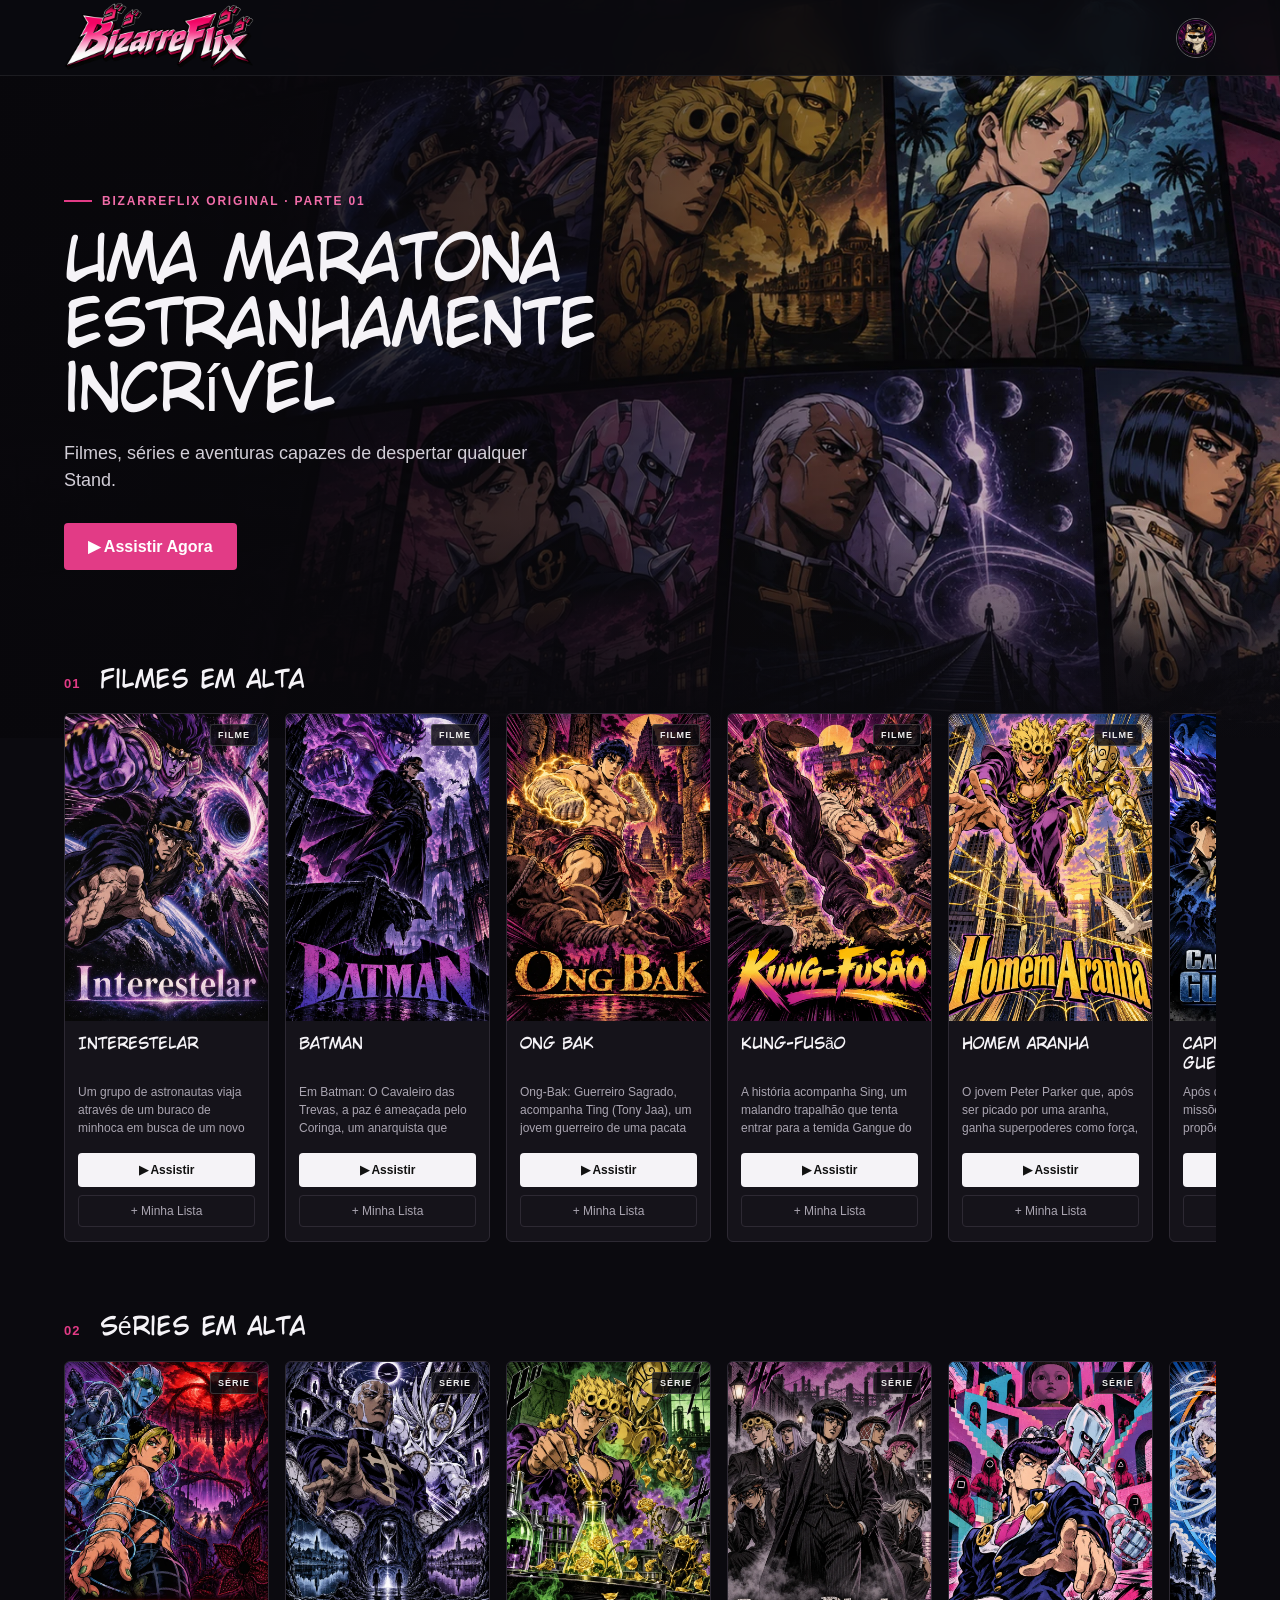
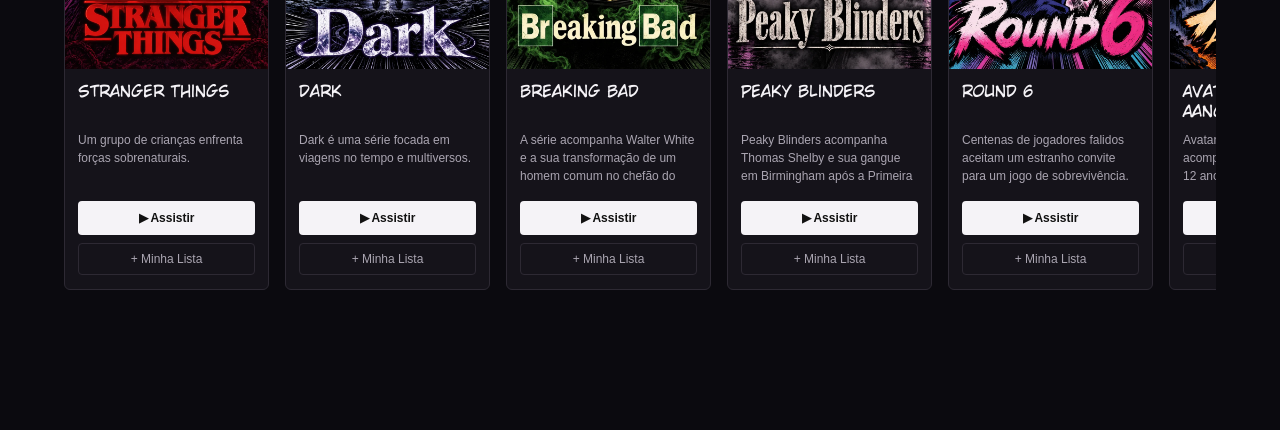
<file: index.html>
<!DOCTYPE html>
<html lang="pt-BR">
<head>
<meta charset="UTF-8">
<meta name="viewport" content="width=device-width, initial-scale=1.0">
<title>BizarreFlix</title>
<link rel="stylesheet" href="style.css">
</head>

<body class="paginaInicio">

<div class="mangaSfx mangaSfxInicio" aria-hidden="true">ゴゴゴ</div>

<!-- MENU SUPERIOR -->
<header class="navbar">
    <div class="logo">
        <img src="Imagens/logo-bizarreflix.png" alt="BizarreFlix" class="logoImagem">
    </div>

    <div class="perfil">
        <img src="Imagens/perfil-jojo.webp" class="fotoPerfil" alt="Perfil">
    </div>
</header>


<!-- BANNER PRINCIPAL -->
<section class="banner">
    <div class="banner-conteudo">
        <span class="seloParte">BIZARREFLIX ORIGINAL · PARTE 01</span>
        <h1>Uma maratona estranhamente incrível</h1>
        <p>Filmes, séries e aventuras capazes de despertar qualquer Stand.</p>

        <button class="btnAssistir">
            ▶ Assistir Agora
        </button>
    </div>
</section>


<!-- CONTEÚDO -->
<main class="container">

    <section class="lista">
        <h2><span>01</span> Filmes em Alta</h2>
        <div id="listaFilmes" class="carrossel"></div>
    </section>

    <section class="lista">
        <h2><span>02</span> Séries em Alta</h2>
        <div id="listaSeries" class="carrossel"></div>
    </section>

</main>

<script type="module" src="script.js"></script>

</body>
</html>
</file>
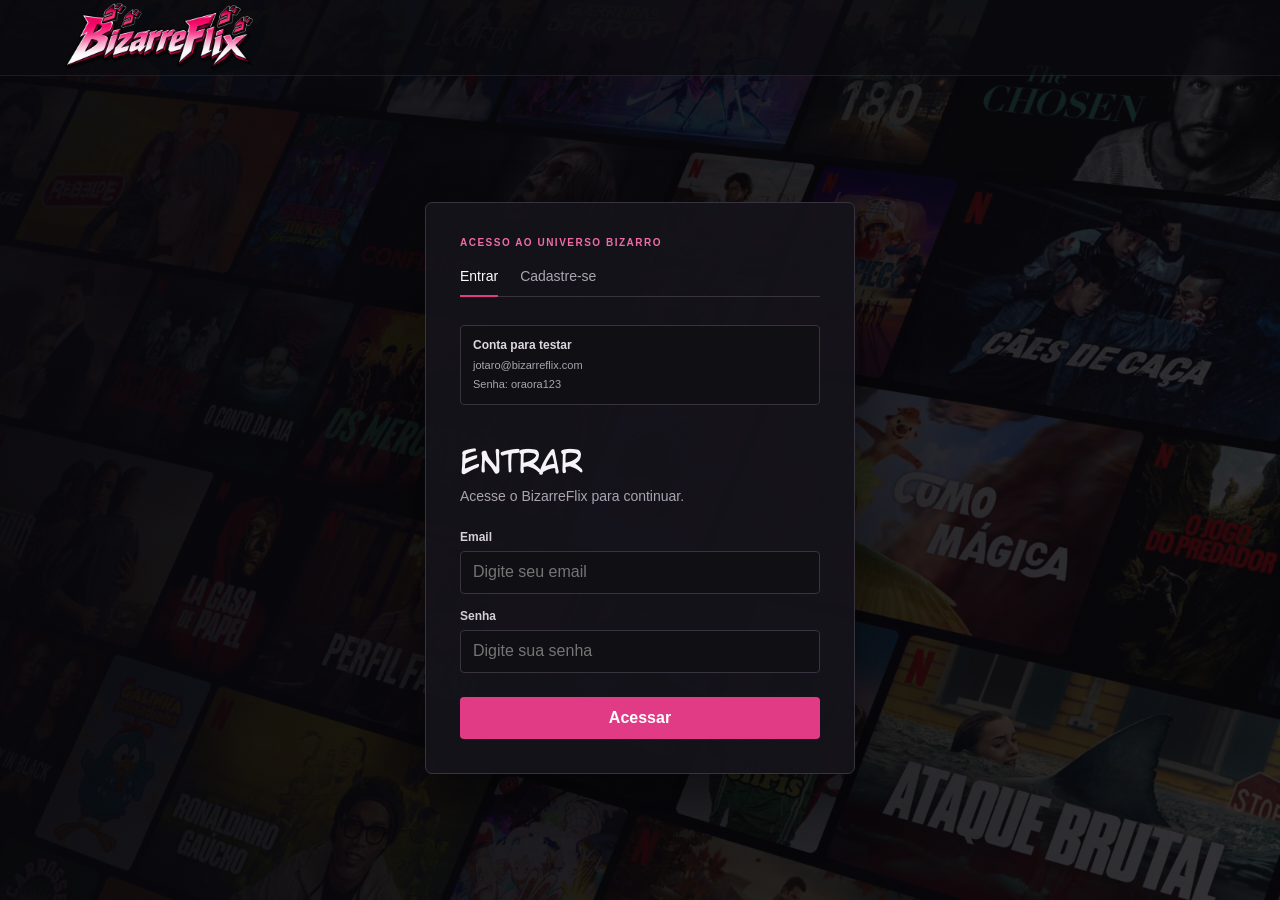
<file: catalogo.html>
<!DOCTYPE html>

<html lang="pt-BR">

<head>

    <meta charset="UTF-8">


    <meta
        name="viewport"
        content="width=device-width, initial-scale=1.0"
    >


    <title>BizarreFlix</title>


    <!-- ALTERAÇÃO 21/08 - CSS DO CATÁLOGO -->

    <link
        rel="stylesheet"
        href="catalogo.css"
    >


</head>


<body class="paginaCatalogo">

    <div class="mangaSfx mangaSfxCatalogo" aria-hidden="true">ゴゴゴ</div>



    <!-- ================================= -->
    <!-- ALTERAÇÃO 21/08 - MENU PRINCIPAL -->
    <!-- ================================= -->

    <header class="navbarCatalogo">


        <div class="ladoEsquerdo">


            <div class="logo">
                <img src="Imagens/logo-bizarreflix.png" alt="BizarreFlix" class="logoImagem">
            </div>



            <!-- ALTERAÇÃO 21/08 - FILMES / SÉRIES -->

            <nav class="menuCatalogo">


                <button
                    class="menuAtivo"
                    data-tipo="todos"
                >

                    Início

                </button>


                <button data-tipo="filme">

                    Filmes

                </button>


                <button data-tipo="serie">

                    Séries

                </button>


            </nav>


        </div>



        <div class="ladoDireito">



            <!-- ================================= -->
            <!-- ALTERAÇÃO 21/08 - BARRA DE BUSCA -->
            <!-- ================================= -->

            <div class="pesquisa">


                <span>

                    🔍

                </span>


                <input
                    type="text"
                    id="campoPesquisa"
                    placeholder="Pesquisar filmes e séries"
                >


            </div>



            <!-- ================================= -->
            <!-- ALTERAÇÃO 21/08 - PERFIL -->
            <!-- ================================= -->

            <div class="usuario">


                <span class="ola" id="nomeUsuario">

                    OLÁ

                </span>


                <img
                    src="Imagens/perfil-jojo.webp"
                    class="fotoUsuario"
                    id="fotoUsuario"
                    alt="Perfil"
                >



                <!-- ALTERAÇÃO 21/08 - MENU PERFIL -->

                <div
                    class="menuPerfil"
                    id="menuPerfil"
                >


                    <button id="mostrarFavoritos">

                        ♥ Favoritos

                    </button>


                    <a href="index.html" id="sairConta">

                        Sair

                    </a>


                </div>


            </div>


        </div>


    </header>



    <!-- ======================================== -->
    <!-- ALTERAÇÃO 21/08 - CONTEÚDO DO CATÁLOGO -->
    <!-- ======================================== -->

    <main class="conteudoCatalogo">


        <div class="cabecalhoConteudo">

            <span class="seloParte">STAND COLLECTION</span>


            <h1 id="tituloCatalogo">

                Filmes e Séries

            </h1>


            <p>

                Escolha sua próxima aventura bizarra.

            </p>


        </div>



        <!-- ALTERAÇÃO 21/08 - CARDS -->

        <div
            id="gradeCatalogo"
            class="gradeCatalogo"
        >

        </div>


    </main>



    <!-- ALTERAÇÃO 21/08 - JAVASCRIPT DO CATÁLOGO -->

    <script
        type="module"
        src="catalogo.js"
    >
    </script>


</body>

</html>
</file>
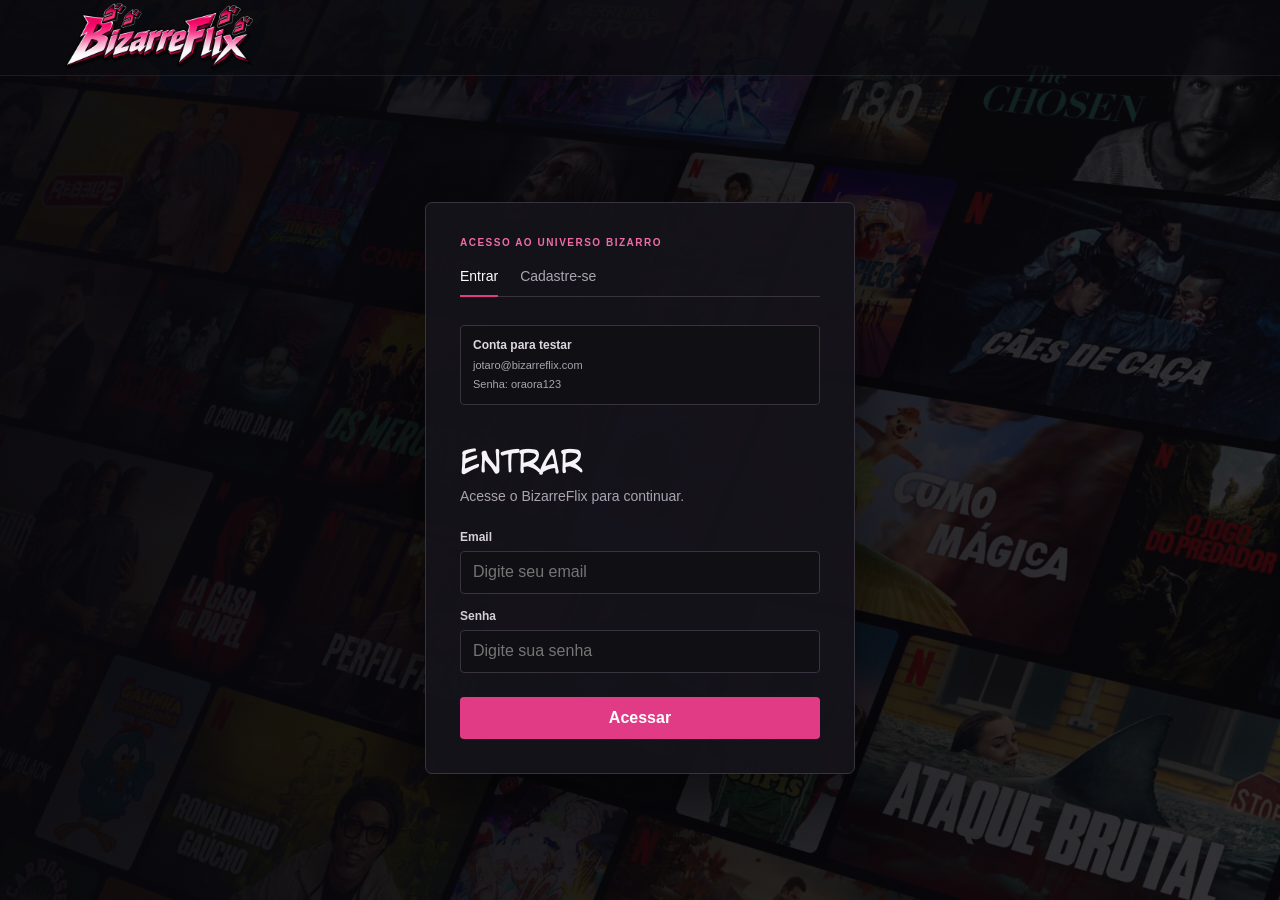
<file: login.html>
<!DOCTYPE html>

<html lang="pt-BR">

<head>

    <meta charset="UTF-8">

    <meta
        name="viewport"
        content="width=device-width, initial-scale=1.0"
    >

    <title>BizarreFlix - Entrar</title>

    <!-- ALTERAÇÃO 21/08 - CSS DA PÁGINA DE LOGIN -->
    <link rel="stylesheet" href="login.css">

</head>


<body class="paginaLogin">

    <div class="mangaSfx mangaSfxLogin" aria-hidden="true">ゴゴゴ</div>


    <!-- ========================================= -->
    <!-- ALTERAÇÃO 21/08 - TOPO DA TELA DE LOGIN -->
    <!-- ========================================= -->

    <header class="topoLogin">

        <a href="index.html" class="logo">
            <img src="Imagens/logo-bizarreflix.png" alt="BizarreFlix" class="logoImagem">
        </a>

    </header>



    <!-- ============================================= -->
    <!-- ALTERAÇÃO 21/08 - ÁREA DE LOGIN E CADASTRO -->
    <!-- ============================================= -->

    <main class="areaLogin">


        <div class="caixaLogin">

            <span class="seloParte">ACESSO AO UNIVERSO BIZARRO</span>


            <!-- ALTERAÇÃO 21/08 - ESCOLHA LOGIN/CADASTRO -->

            <div class="opcoesLogin">

                <button
                    id="botaoEntrar"
                    class="opcaoAtiva"
                >

                    Entrar

                </button>


                <button id="botaoCadastro">

                    Cadastre-se

                </button>

            </div>

            <div class="contaTeste">
                <strong>Conta para testar</strong>
                <span>jotaro@bizarreflix.com</span>
                <span>Senha: oraora123</span>
            </div>

            <p id="mensagemFormulario" class="mensagemFormulario" aria-live="polite"></p>



            <!-- ================================= -->
            <!-- ALTERAÇÃO 21/08 - FORMULÁRIO LOGIN -->
            <!-- ================================= -->

            <form id="formLogin">

                <h1>Entrar</h1>


                <p class="subtitulo">

                    Acesse o BizarreFlix para continuar.

                </p>


                <label>Email</label>


                <input
                    id="emailLogin"
                    type="email"
                    placeholder="Digite seu email"
                    required
                >


                <label>Senha</label>


                <input
                    id="senhaLogin"
                    type="password"
                    placeholder="Digite sua senha"
                    required
                >


                <button
                    type="submit"
                    class="botaoPrincipal"
                >

                    Acessar

                </button>

            </form>



            <!-- ===================================== -->
            <!-- ALTERAÇÃO 21/08 - FORMULÁRIO CADASTRO -->
            <!-- ===================================== -->

            <form
                id="formCadastro"
                class="formEscondido"
            >


                <h1>Crie sua conta</h1>


                <p class="subtitulo">

                    Cadastre-se para acessar o catálogo.

                </p>



                <label>Nome</label>

                <input
                    id="nomeCadastro"
                    type="text"
                    placeholder="Digite seu nome"
                    required
                >



                <label>Gênero</label>


                <select id="generoCadastro" required>

                    <option value="">

                        Selecione

                    </option>


                    <option value="masculino">

                        Masculino

                    </option>


                    <option value="feminino">

                        Feminino

                    </option>

                </select>



                <label>Data de nascimento</label>


                <input
                    id="nascimentoCadastro"
                    type="date"
                    required
                >



                <label>Email</label>


                <input
                    id="emailCadastro"
                    type="email"
                    placeholder="Digite seu email"
                    required
                >



                <label>Senha</label>


                <input
                    id="senhaCadastro"
                    type="password"
                    placeholder="Digite uma senha"
                    required
                >



                <label>Confirmar senha</label>


                <input
                    id="confirmarSenhaCadastro"
                    type="password"
                    placeholder="Digite novamente"
                    required
                >



                <button
                    type="submit"
                    class="botaoPrincipal"
                >

                    Criar conta

                </button>


            </form>


        </div>


    </main>



    <!-- ALTERAÇÃO 21/08 - JAVASCRIPT DO LOGIN -->

    <script src="login.js"></script>


</body>

</html>
</file>
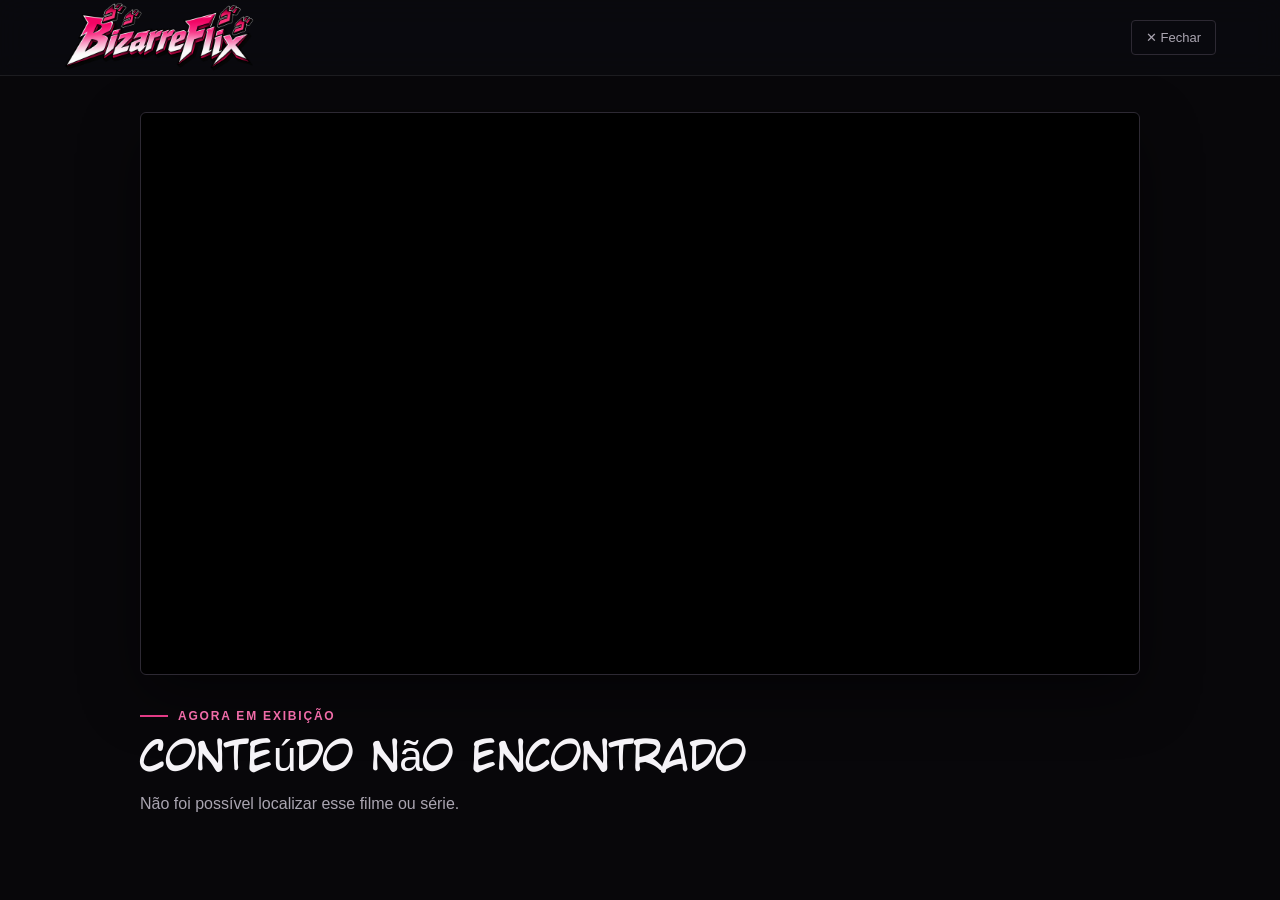
<file: player.html>
<!DOCTYPE html>
<html lang="pt-BR">

<head>
    <meta charset="UTF-8">

    <meta
        name="viewport"
        content="width=device-width, initial-scale=1.0"
    >

    <title>BizarreFlix - Assistir</title>

    <link rel="stylesheet" href="style.css">
</head>

<body class="paginaPlayer">

    <div class="mangaSfx mangaSfxPlayer" aria-hidden="true">ゴゴゴ</div>

    <!-- MENU -->
    <header class="navbar">

        <div class="logo">
            <img src="Imagens/logo-bizarreflix.png" alt="BizarreFlix" class="logoImagem">
        </div>

        <a href="index.html" class="voltar">
            ✕ Fechar
        </a>

    </header>


    <!-- PLAYER -->
    <main class="areaPlayer">

        <div class="videoContainer">

            <iframe
                id="playerYoutube"
                src=""
                title="Trailer"
                frameborder="0"
                allow="accelerometer; autoplay; clipboard-write; encrypted-media; gyroscope; picture-in-picture"
                allowfullscreen>
            </iframe>

        </div>


        <!-- INFORMAÇÕES -->
        <section class="infoPlayer">

            <span class="seloParte">AGORA EM EXIBIÇÃO</span>

            <h1 id="tituloPlayer"></h1>

            <p id="descricaoPlayer"></p>

        </section>

    </main>


    <script type="module" src="player.js"></script>

</body>

</html>
</file>
<file: style.css>
@font-face{
    font-family:'CCWildWords';
    src:url('Fontes/CCWildWords-Roman.woff') format('woff');
    font-display:swap;
}

:root{
    --fundo:#0b0a0f;
    --superficie:#15131a;
    --superficie-clara:#1d1a23;
    --texto:#f5f3f7;
    --texto-suave:#aaa5b1;
    --borda:#2d2933;
    --rosa:#e23b86;
    --rosa-claro:#f06ca8;
    --roxo:#8067e8;
    --fonte-destaque:'CCWildWords','Arial Narrow',sans-serif;
    --fonte-texto:Inter,ui-sans-serif,-apple-system,BlinkMacSystemFont,'Segoe UI',sans-serif;
}

*{margin:0;padding:0;box-sizing:border-box}
html{scroll-behavior:smooth}

body{
    min-height:100vh;
    overflow-x:hidden;
    background:var(--fundo);
    color:var(--texto);
    font-family:var(--fonte-texto);
}

button,input,a{font:inherit}
button,a{-webkit-tap-highlight-color:transparent}
.mangaSfx{display:none}

/* TOPO */
.navbar{
    position:fixed;
    inset:0 0 auto;
    z-index:1000;
    height:76px;
    padding:0 5vw;
    display:flex;
    align-items:center;
    justify-content:space-between;
    background:rgba(11,10,15,.9);
    border-bottom:1px solid rgba(255,255,255,.08);
    backdrop-filter:blur(14px);
}

.logo{display:flex;align-items:center;line-height:0}
.logoImagem{display:block;width:190px;height:auto}

.fotoPerfil{
    width:40px;
    height:40px;
    display:block;
    object-fit:cover;
    border:1px solid rgba(255,255,255,.35);
    border-radius:50%;
    transition:border-color .2s,transform .2s;
}

.fotoPerfil:hover{border-color:var(--rosa);transform:scale(1.04)}

/* DESTAQUE PRINCIPAL */
.banner{
    min-height:680px;
    height:82vh;
    padding:120px 5vw 100px;
    display:flex;
    align-items:center;
    background:
        linear-gradient(90deg,rgba(8,7,11,.96) 0%,rgba(8,7,11,.73) 44%,rgba(8,7,11,.12) 78%),
        linear-gradient(0deg,var(--fundo) 0%,transparent 30%),
        url('Imagens/banner-jojo-v3.webp') center/cover no-repeat;
}

.banner-conteudo{max-width:610px}

.seloParte{
    display:inline-flex;
    align-items:center;
    gap:10px;
    margin-bottom:18px;
    color:var(--rosa-claro);
    font-size:12px;
    font-weight:700;
    letter-spacing:1.8px;
    text-transform:uppercase;
}

.seloParte::before{content:'';width:28px;height:2px;background:var(--rosa)}

.banner h1{
    max-width:590px;
    margin-bottom:18px;
    font-family:var(--fonte-destaque);
    font-size:clamp(44px,5vw,68px);
    font-weight:400;
    line-height:1.02;
    letter-spacing:-1px;
}

.banner p{
    max-width:500px;
    margin-bottom:28px;
    color:#d2ced7;
    font-size:18px;
    line-height:1.55;
}

.btnAssistir,.btnPlay,.voltar{
    display:inline-flex;
    align-items:center;
    justify-content:center;
    border:1px solid transparent;
    border-radius:4px;
    text-decoration:none;
    cursor:pointer;
    transition:background .2s,border-color .2s,transform .2s;
}

.btnAssistir{padding:13px 23px;background:var(--rosa);color:#fff;font-weight:700}
.btnAssistir:hover{background:var(--rosa-claro);transform:translateY(-2px)}

/* LISTAS */
.container{position:relative;z-index:2;margin-top:-72px;padding:0 5vw 70px}
.lista{margin-bottom:50px}

.lista h2{
    margin-bottom:18px;
    font-family:var(--fonte-destaque);
    font-size:25px;
    font-weight:400;
    letter-spacing:.2px;
}

.lista h2 span{
    margin-right:8px;
    color:var(--rosa);
    font-family:var(--fonte-texto);
    font-size:13px;
    font-weight:800;
    letter-spacing:1px;
}

.carrossel{
    display:flex;
    gap:16px;
    overflow-x:auto;
    padding:2px 2px 20px;
    scroll-snap-type:x proximity;
    scrollbar-color:var(--borda) transparent;
}

.card{
    position:relative;
    min-width:205px;
    max-width:205px;
    display:flex;
    flex-direction:column;
    flex-shrink:0;
    overflow:hidden;
    scroll-snap-align:start;
    background:var(--superficie);
    border:1px solid var(--borda);
    border-radius:6px;
    transition:transform .22s,border-color .22s,box-shadow .22s;
}

.card:hover{transform:translateY(-5px);border-color:#514a59;box-shadow:0 14px 28px rgba(0,0,0,.32)}
.capaCard{height:307px;overflow:hidden;background:#111}

.capaCard img,.card img{
    width:100%;
    height:100%;
    display:block;
    object-fit:cover;
    transition:transform .35s;
}

.card:hover .capaCard img{transform:scale(1.025)}

.seloCard{
    position:absolute;
    z-index:3;
    top:10px;
    right:10px;
    padding:5px 7px;
    background:rgba(11,10,15,.82);
    border:1px solid rgba(255,255,255,.16);
    border-radius:3px;
    color:#eee;
    font-size:9px;
    font-weight:800;
    letter-spacing:1px;
}

.card h3{
    min-height:42px;
    margin:13px 13px 7px;
    font-family:var(--fonte-destaque);
    font-size:16px;
    font-weight:400;
    line-height:1.25;
}

.card p{
    height:56px;
    margin:0 13px 14px;
    overflow:hidden;
    color:var(--texto-suave);
    font-size:12px;
    line-height:1.5;
}

.botoes{display:grid;gap:8px;margin-top:auto;padding:0 13px 14px}

.btnPlay{
    padding:9px 10px;
    background:var(--texto);
    color:#111;
    font-size:12px;
    font-weight:700;
}

.botoes button{
    padding:8px 10px;
    background:transparent;
    border:1px solid var(--borda);
    border-radius:4px;
    color:var(--texto-suave);
    cursor:pointer;
    font-size:12px;
    transition:border-color .2s,color .2s;
}

.btnPlay:hover{background:var(--rosa);color:#fff}
.botoes button:hover{border-color:#68616f;color:#fff}

/* PLAYER */
.paginaPlayer{background:#08070a}
.areaPlayer{min-height:100vh;padding:112px 5vw 50px}

.videoContainer{
    width:min(100%,1000px);
    margin:0 auto;
    overflow:hidden;
    aspect-ratio:16/9;
    background:#000;
    border:1px solid var(--borda);
    border-radius:6px;
    box-shadow:0 20px 60px rgba(0,0,0,.45);
}

.videoContainer iframe{width:100%;height:100%;border:0}
.infoPlayer{max-width:1000px;margin:28px auto}
.infoPlayer .seloParte{margin-bottom:10px}

.infoPlayer h1{
    margin-bottom:10px;
    font-family:var(--fonte-destaque);
    font-size:clamp(28px,4vw,42px);
    font-weight:400;
}

.infoPlayer p{max-width:760px;color:var(--texto-suave);font-size:16px;line-height:1.65}

.voltar{
    padding:9px 14px;
    border-color:var(--borda);
    color:var(--texto-suave);
    font-size:13px;
}

.voltar:hover{border-color:#68616f;color:#fff}

@media(max-width:700px){
    .navbar{height:66px;padding:0 20px}
    .logoImagem{width:150px}
    .banner{min-height:620px;height:78vh;padding:110px 22px 100px;background-position:64% center}
    .banner h1{font-size:43px}
    .banner p{font-size:16px}
    .container{margin-top:-58px;padding:0 20px 50px}
    .card{min-width:180px;max-width:180px}
    .capaCard{height:270px}
    .areaPlayer{padding:92px 20px 40px}
}

@media(prefers-reduced-motion:reduce){
    *{scroll-behavior:auto!important;transition:none!important}
}
</file>
<file: catalogo.css>
@font-face{
    font-family:'CCWildWords';
    src:url('Fontes/CCWildWords-Roman.woff') format('woff');
    font-display:swap;
}

:root{
    --fundo:#0b0a0f;
    --superficie:#15131a;
    --superficie-clara:#1d1a23;
    --texto:#f5f3f7;
    --texto-suave:#aaa5b1;
    --borda:#2d2933;
    --rosa:#e23b86;
    --rosa-claro:#f06ca8;
    --fonte-destaque:'CCWildWords','Arial Narrow',sans-serif;
    --fonte-texto:Inter,ui-sans-serif,-apple-system,BlinkMacSystemFont,'Segoe UI',sans-serif;
}

*{margin:0;padding:0;box-sizing:border-box}

body{
    min-height:100vh;
    background:var(--fundo);
    color:var(--texto);
    font-family:var(--fonte-texto);
}

button,input,a{font:inherit}
.mangaSfx{display:none}

/* NAVEGAÇÃO */
.navbarCatalogo{
    position:fixed;
    inset:0 0 auto;
    z-index:1000;
    min-height:76px;
    padding:0 5vw;
    display:flex;
    align-items:center;
    justify-content:space-between;
    gap:24px;
    background:rgba(11,10,15,.94);
    border-bottom:1px solid rgba(255,255,255,.08);
    backdrop-filter:blur(14px);
}

.ladoEsquerdo,.ladoDireito{display:flex;align-items:center;gap:24px}
.logo{display:flex;align-items:center;line-height:0}
.logoImagem{display:block;width:178px;height:auto}

.menuCatalogo{display:flex;align-items:center;gap:3px}

.menuCatalogo button{
    padding:9px 11px;
    background:transparent;
    border:0;
    border-radius:4px;
    color:var(--texto-suave);
    cursor:pointer;
    font-size:14px;
    transition:background .2s,color .2s;
}

.menuCatalogo button:hover{color:#fff}
.menuCatalogo .menuAtivo{background:var(--superficie-clara);color:#fff}

.pesquisa{
    width:245px;
    height:38px;
    padding:0 11px;
    display:flex;
    align-items:center;
    gap:8px;
    background:var(--superficie);
    border:1px solid var(--borda);
    border-radius:5px;
    color:var(--texto-suave);
}

.pesquisa input{
    width:100%;
    background:transparent;
    border:0;
    outline:0;
    color:var(--texto);
    font-size:13px;
}

.pesquisa:focus-within{border-color:#5d5664}
.usuario{position:relative;display:flex;align-items:center;gap:9px}
.ola{color:var(--texto-suave);font-size:11px;font-weight:700;letter-spacing:1px}

.fotoUsuario{
    width:40px;
    height:40px;
    object-fit:cover;
    border:1px solid rgba(255,255,255,.35);
    border-radius:50%;
    cursor:pointer;
}

.menuPerfil{
    position:absolute;
    top:50px;
    right:0;
    width:160px;
    display:none;
    overflow:hidden;
    background:#1a181f;
    border:1px solid var(--borda);
    border-radius:5px;
    box-shadow:0 14px 30px rgba(0,0,0,.35);
}

.menuPerfil.aberto{display:block}

.menuPerfil button,.menuPerfil a{
    display:block;
    width:100%;
    padding:12px 14px;
    background:transparent;
    border:0;
    color:var(--texto);
    text-align:left;
    text-decoration:none;
    cursor:pointer;
    font-size:13px;
}

.menuPerfil button:hover,.menuPerfil a:hover{background:var(--superficie-clara)}

/* CONTEÚDO */
.conteudoCatalogo{padding:126px 5vw 70px}
.cabecalhoConteudo{max-width:620px;margin-bottom:34px}

.seloParte{
    display:inline-flex;
    align-items:center;
    gap:10px;
    margin-bottom:12px;
    color:var(--rosa-claro);
    font-size:11px;
    font-weight:700;
    letter-spacing:1.8px;
}

.seloParte::before{content:'';width:25px;height:2px;background:var(--rosa)}

.cabecalhoConteudo h1{
    font-family:var(--fonte-destaque);
    font-size:clamp(32px,4vw,44px);
    font-weight:400;
}

.cabecalhoConteudo p{margin-top:8px;color:var(--texto-suave);font-size:15px}

.gradeCatalogo{
    display:grid;
    grid-template-columns:repeat(auto-fill,minmax(190px,1fr));
    gap:22px 16px;
}

.cardCatalogo{
    position:relative;
    min-width:0;
    display:flex;
    flex-direction:column;
    overflow:hidden;
    background:var(--superficie);
    border:1px solid var(--borda);
    border-radius:6px;
    transition:transform .22s,border-color .22s,box-shadow .22s;
}

.cardCatalogo:hover{transform:translateY(-5px);border-color:#514a59;box-shadow:0 14px 28px rgba(0,0,0,.32)}
.capaCard{overflow:hidden;aspect-ratio:2/3;background:#111}

.capaCard img{
    width:100%;
    height:100%;
    display:block;
    object-fit:cover;
    transition:transform .35s;
}

.cardCatalogo:hover .capaCard img{transform:scale(1.025)}

.seloCard{
    position:absolute;
    z-index:3;
    top:10px;
    right:10px;
    padding:5px 7px;
    background:rgba(11,10,15,.82);
    border:1px solid rgba(255,255,255,.16);
    border-radius:3px;
    font-size:9px;
    font-weight:800;
    letter-spacing:1px;
}

.infoCard{padding:13px;display:flex;flex:1;flex-direction:column}

.infoCard h3{
    min-height:40px;
    margin-bottom:8px;
    font-family:var(--fonte-destaque);
    font-size:16px;
    font-weight:400;
    line-height:1.25;
}

.detalhes{
    min-height:31px;
    margin-bottom:8px;
    overflow:hidden;
    color:#817b86;
    font-size:10px;
    line-height:1.45;
}

.descricao{
    height:55px;
    overflow:hidden;
    color:var(--texto-suave);
    font-size:12px;
    line-height:1.5;
}

.acoesCard{display:flex;gap:8px;margin-top:auto;padding-top:13px}

.assistirCatalogo{
    flex:1;
    padding:9px 10px;
    background:var(--texto);
    border-radius:4px;
    color:#111;
    text-align:center;
    text-decoration:none;
    font-size:12px;
    font-weight:700;
    transition:background .2s,color .2s;
}

.assistirCatalogo:hover{background:var(--rosa);color:#fff}

.botaoFavorito{
    width:38px;
    background:transparent;
    border:1px solid var(--borda);
    border-radius:4px;
    color:var(--texto-suave);
    cursor:pointer;
    font-size:18px;
}

.botaoFavorito:hover,.botaoFavorito.ativo{border-color:var(--rosa);color:var(--rosa-claro)}
.mensagemVazia{grid-column:1/-1;padding:50px 0;color:var(--texto-suave)}

@media(max-width:900px){
    .navbarCatalogo{padding:0 22px}
    .logoImagem{width:150px}
    .ladoEsquerdo,.ladoDireito{gap:13px}
    .pesquisa{width:190px}
    .ola{display:none}
}

@media(max-width:680px){
    .navbarCatalogo{min-height:112px;padding:10px 18px;flex-wrap:wrap;gap:8px}
    .ladoEsquerdo{width:100%;justify-content:space-between}
    .ladoDireito{width:100%;justify-content:space-between}
    .pesquisa{width:calc(100% - 50px)}
    .menuCatalogo button{padding:7px 8px;font-size:12px}
    .conteudoCatalogo{padding:145px 18px 50px}
    .gradeCatalogo{grid-template-columns:repeat(2,minmax(0,1fr));gap:14px 10px}
    .infoCard{padding:10px}
    .descricao{display:none}
    .detalhes{min-height:28px}
}

@media(prefers-reduced-motion:reduce){*{transition:none!important}}
</file>
<file: login.css>
@font-face{
    font-family:'CCWildWords';
    src:url('Fontes/CCWildWords-Roman.woff') format('woff');
    font-display:swap;
}

:root{
    --fundo:#0b0a0f;
    --superficie:#15131a;
    --superficie-clara:#1d1a23;
    --texto:#f5f3f7;
    --texto-suave:#aaa5b1;
    --borda:#38333e;
    --rosa:#e23b86;
    --rosa-claro:#f06ca8;
    --fonte-destaque:'CCWildWords','Arial Narrow',sans-serif;
    --fonte-texto:Inter,ui-sans-serif,-apple-system,BlinkMacSystemFont,'Segoe UI',sans-serif;
}

*{margin:0;padding:0;box-sizing:border-box}

body{
    min-height:100vh;
    background:
        linear-gradient(90deg,rgba(8,7,11,.96),rgba(8,7,11,.76)),
        url('Imagens/imagem banner.jpg') center/cover fixed;
    color:var(--texto);
    font-family:var(--fonte-texto);
}

button,input,select{font:inherit}
.mangaSfx{display:none}

.topoLogin{
    height:76px;
    padding:0 5vw;
    display:flex;
    align-items:center;
    border-bottom:1px solid rgba(255,255,255,.08);
    background:rgba(11,10,15,.7);
}

.logo{display:flex;align-items:center;line-height:0}
.logoImagem{display:block;width:190px;height:auto}

.areaLogin{
    min-height:calc(100vh - 76px);
    padding:48px 20px;
    display:flex;
    align-items:center;
    justify-content:center;
}

.caixaLogin{
    width:min(100%,430px);
    padding:34px;
    background:rgba(21,19,26,.97);
    border:1px solid var(--borda);
    border-radius:7px;
    box-shadow:0 24px 60px rgba(0,0,0,.45);
}

.seloParte{
    display:block;
    margin-bottom:20px;
    color:var(--rosa-claro);
    font-size:10px;
    font-weight:700;
    letter-spacing:1.5px;
}

.opcoesLogin{
    display:flex;
    gap:22px;
    margin-bottom:28px;
    border-bottom:1px solid var(--borda);
}

.opcoesLogin button{
    position:relative;
    padding:0 0 12px;
    background:transparent;
    border:0;
    color:var(--texto-suave);
    cursor:pointer;
    font-size:14px;
}

.opcoesLogin .opcaoAtiva{color:#fff}
.opcoesLogin .opcaoAtiva::after{content:'';position:absolute;inset:auto 0 -1px;height:2px;background:var(--rosa)}

.contaTeste{
    margin-bottom:18px;
    padding:11px 12px;
    display:grid;
    gap:3px;
    background:#100f13;
    border:1px solid var(--borda);
    border-radius:4px;
    color:var(--texto-suave);
    font-size:11px;
    line-height:1.45;
}

.contaTeste strong{color:#ddd8e0;font-size:12px}

.mensagemFormulario{
    min-height:18px;
    margin-bottom:5px;
    color:#ff8097;
    font-size:12px;
}

.mensagemFormulario.sucesso{color:#81d69c}

.caixaLogin h1{
    margin-bottom:7px;
    font-family:var(--fonte-destaque);
    font-size:31px;
    font-weight:400;
}

.subtitulo{margin-bottom:23px;color:var(--texto-suave);font-size:14px;line-height:1.5}
.caixaLogin label{display:block;margin:15px 0 7px;color:#d4d0d7;font-size:12px;font-weight:600}

.caixaLogin input,.caixaLogin select{
    width:100%;
    height:43px;
    padding:0 12px;
    background:#100f13;
    border:1px solid var(--borda);
    border-radius:4px;
    outline:0;
    color:var(--texto);
    transition:border-color .2s;
}

.caixaLogin input:focus,.caixaLogin select:focus{border-color:#706778}

.botaoPrincipal{
    width:100%;
    margin-top:24px;
    padding:12px;
    background:var(--rosa);
    border:0;
    border-radius:4px;
    color:#fff;
    cursor:pointer;
    font-weight:700;
    transition:background .2s,transform .2s;
}

.botaoPrincipal:hover{background:var(--rosa-claro);transform:translateY(-1px)}
.formEscondido{display:none}

@media(max-width:600px){
    .topoLogin{height:66px;padding:0 20px}
    .logoImagem{width:150px}
    .areaLogin{min-height:calc(100vh - 66px);padding:28px 16px}
    .caixaLogin{padding:26px 22px}
}

@media(prefers-reduced-motion:reduce){*{transition:none!important}}
</file>
